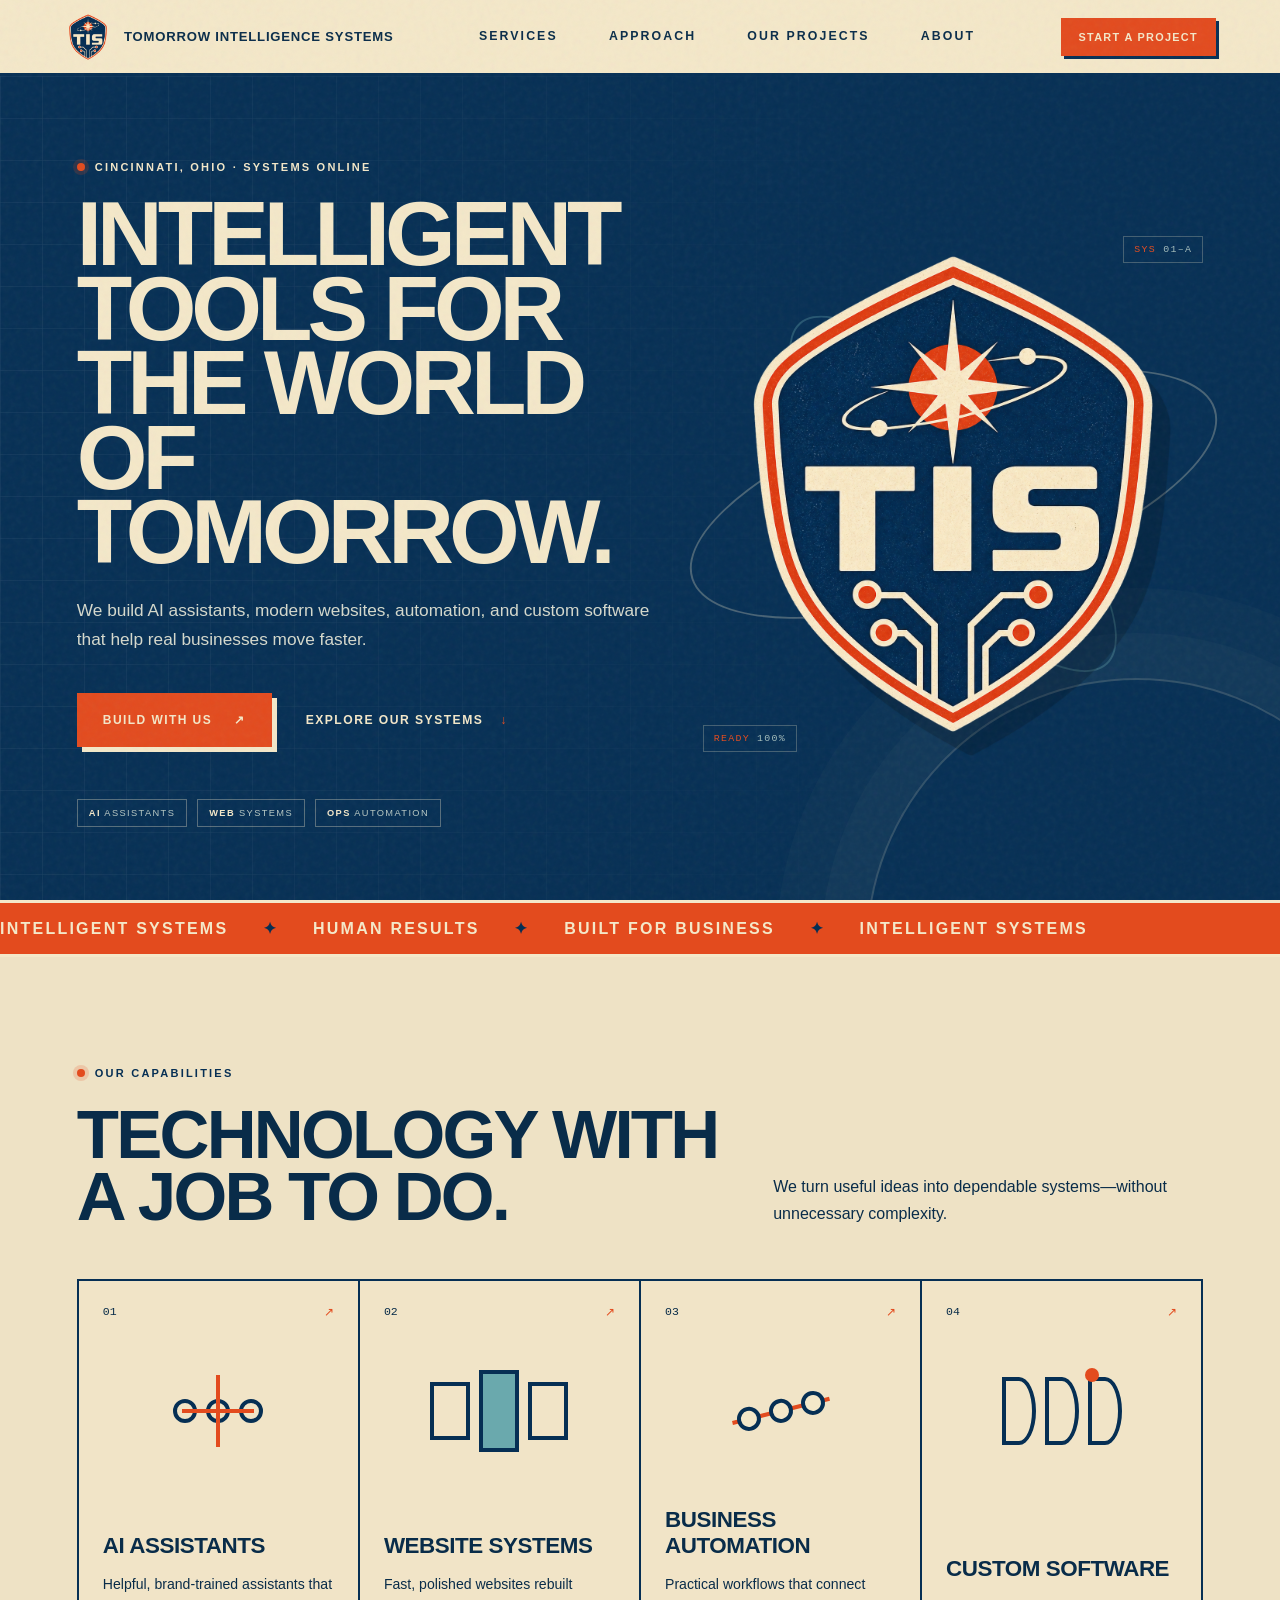
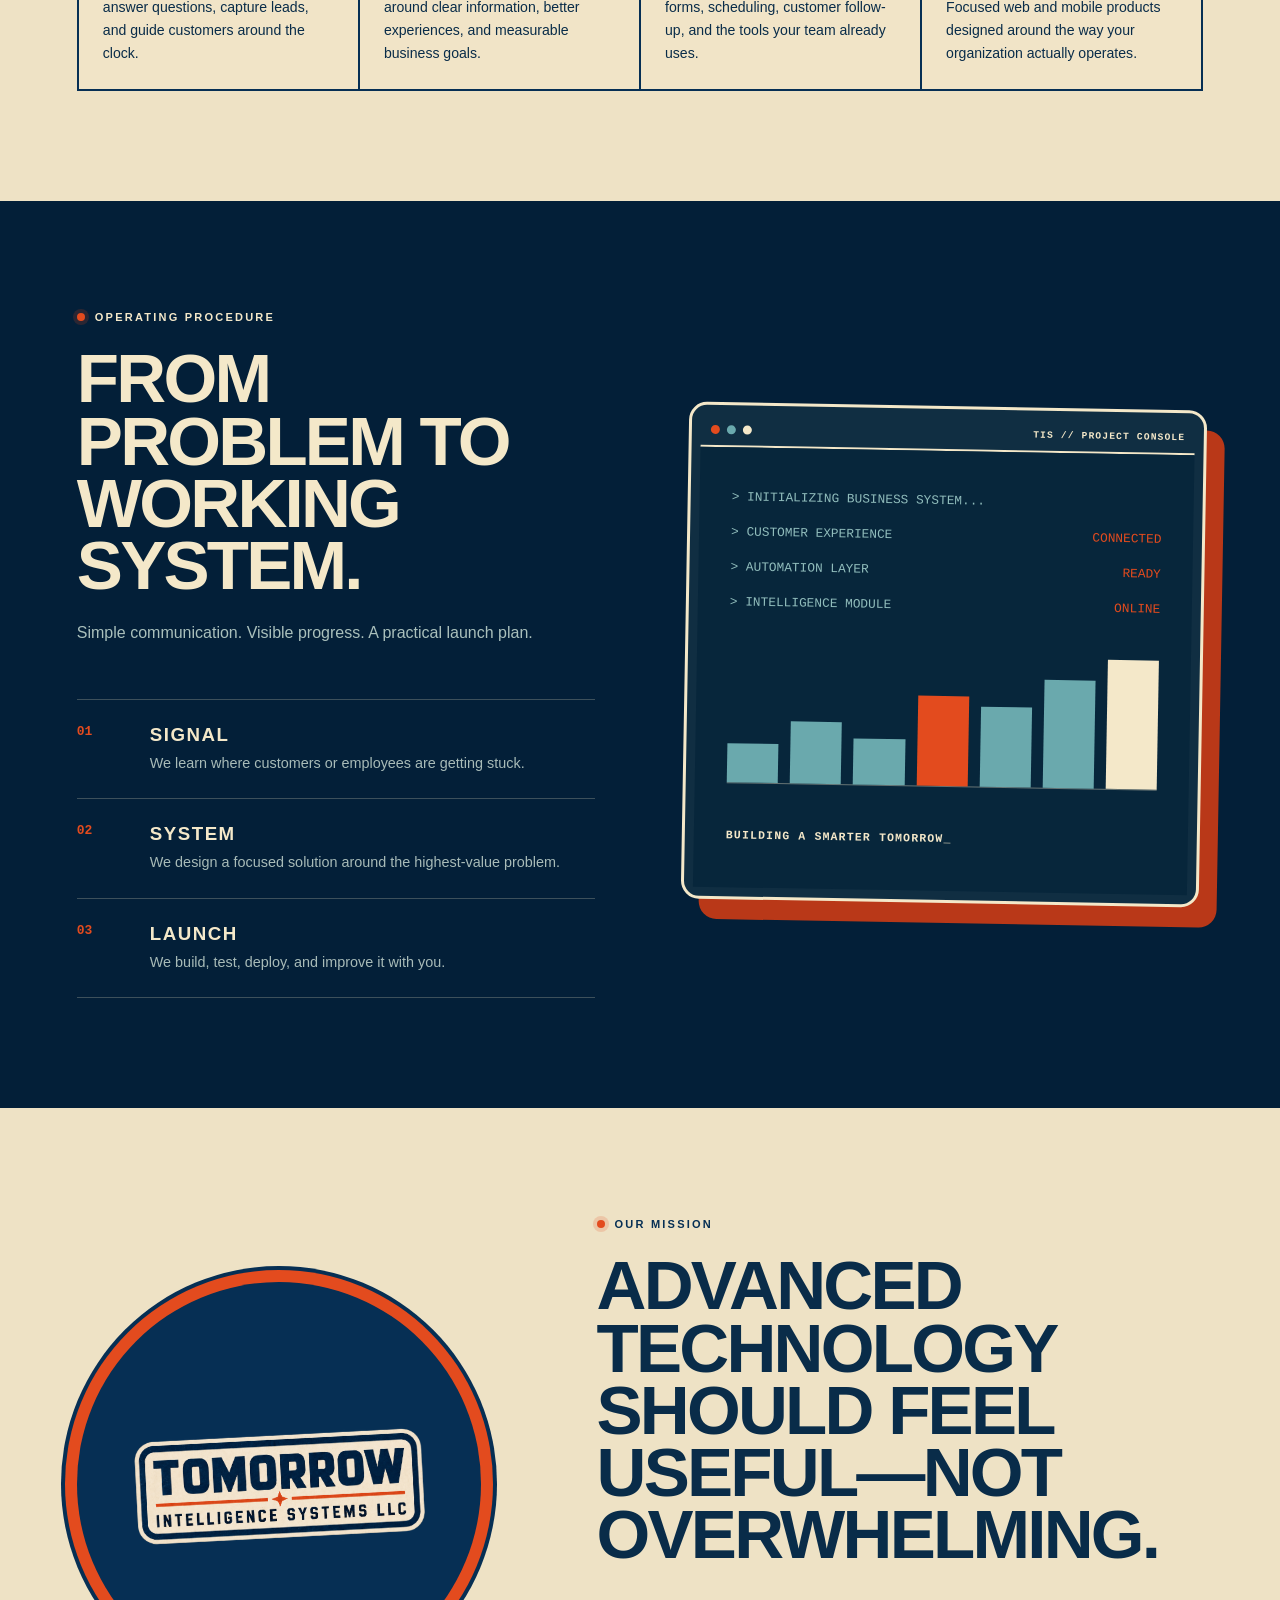
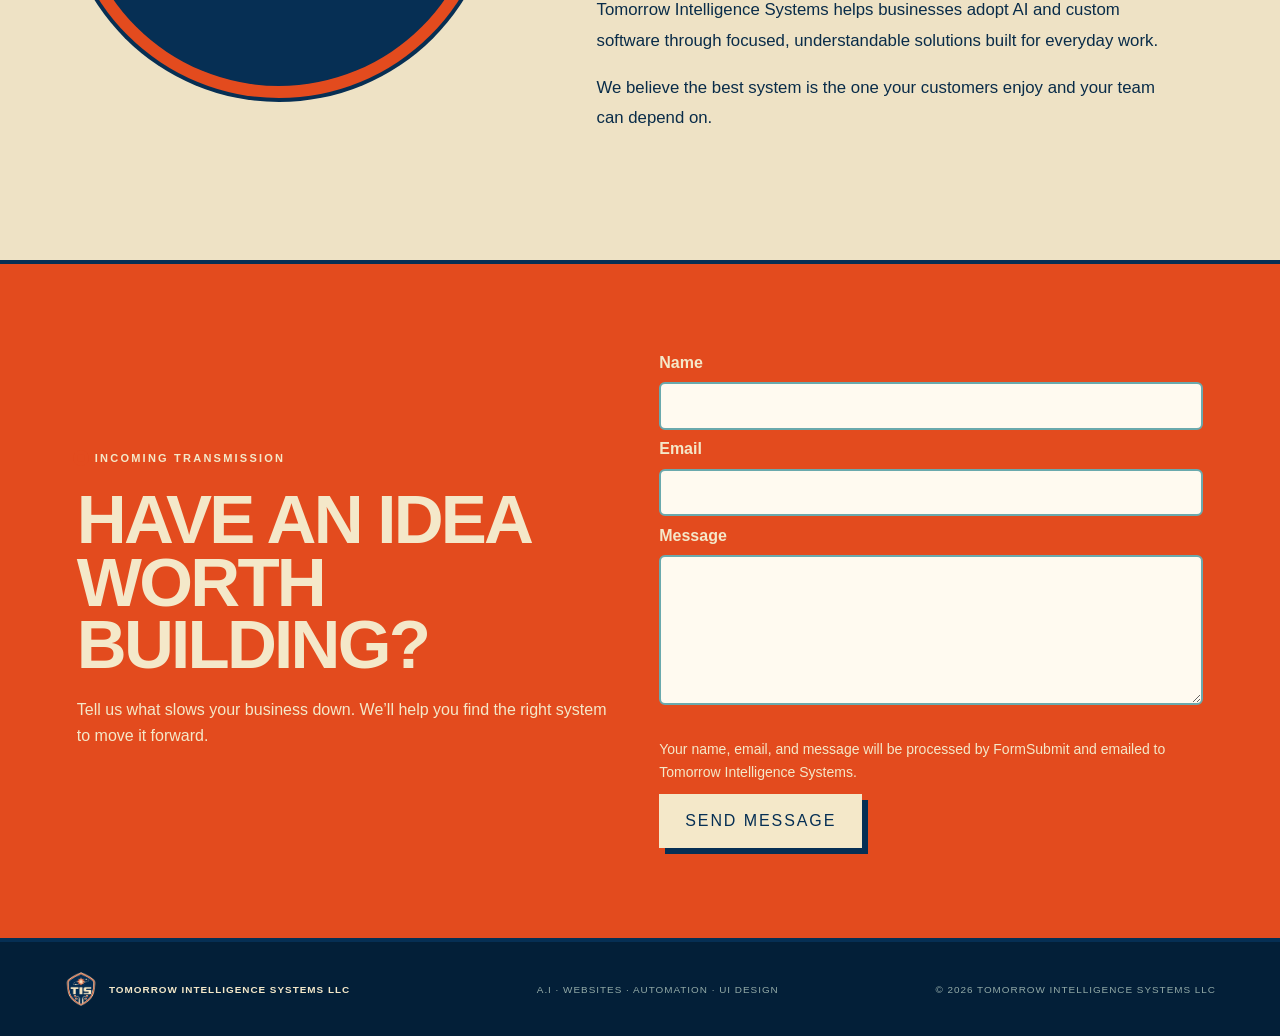
<file: index.html>
<!doctype html>
<html lang="en">
<head>
  <meta charset="UTF-8" />
  <meta name="viewport" content="width=device-width, initial-scale=1.0" />
  <meta name="description" content="Tomorrow Intelligence Systems builds AI assistants, websites, automation, and custom software." />
  <title>Tomorrow Intelligence Systems</title>
  <link rel="stylesheet" href="styles.css" />

  <style>
    .contact-form {
      width: 100%;
      max-width: 34rem;
      min-width: 0;
      display: grid;
      gap: 0.65rem;
    }

    .contact-form label {
      font-size: 1rem;
      font-weight: 700;
      color: #f4e8c9;
    }

    .contact-form input,
    .contact-form textarea {
      box-sizing: border-box;
      display: block;
      width: 100%;
      min-width: 0;
      padding: 0.8rem 1rem;
      border: 2px solid #6aa9ad;
      border-radius: 6px;
      background: #fffaf0;
      color: #092c49;
      font: inherit;
      font-size: 1rem;
    }

    .contact-form textarea {
      min-height: 150px;
      resize: vertical;
    }

    .contact-form input:focus-visible,
    .contact-form textarea:focus-visible,
    .contact-form button:focus-visible {
      outline: 3px solid #e34b1e;
      outline-offset: 3px;
    }

    .contact-form .contact-note {
      max-width: none;
      margin: 0.25rem 0 0.5rem;
      font-size: 0.875rem;
      line-height: 1.5;
    }

    .contact-form button {
      justify-self: start;
      cursor: pointer;
      font: inherit;
    }

    @media (max-width: 760px) {
      .contact {
        flex-direction: column;
        align-items: stretch;
        gap: 2rem;
      }

      .contact-form {
        max-width: none;
      }
    }
  </style>
</head>

<body>
  <main>
    <header class="site-header">
      <a class="brand" href="#top" aria-label="Tomorrow Intelligence Systems home">
        <img src="tis-shield.png" alt="" class="brand-shield" />
        <span>Tomorrow Intelligence Systems</span>
      </a>

      <nav aria-label="Primary navigation">
        <a href="#services">Services</a>
        <a href="#approach">Approach</a>
        <a href="projects.html">Our Projects</a>
        <a href="#about">About</a>
      </nav>

      <a class="button button-small" href="#contact">Start a project</a>
    </header>

    <section class="hero" id="top">
      <div class="hero-grid" aria-hidden="true"></div>

      <div class="hero-copy">
        <p class="eyebrow"><span></span> Cincinnati, Ohio · Systems online</p>
        <h1>Intelligent tools for the world of tomorrow.</h1>
        <p class="hero-lede">
          We build AI assistants, modern websites, automation, and custom
          software that help real businesses move faster.
        </p>

        <div class="hero-actions">
          <a class="button" href="#contact">Build with us <span>↗</span></a>
          <a class="text-link" href="#services">
            Explore our systems <span>↓</span>
          </a>
        </div>

        <div class="status-strip">
          <span><b>AI</b> ASSISTANTS</span>
          <span><b>WEB</b> SYSTEMS</span>
          <span><b>OPS</b> AUTOMATION</span>
        </div>
      </div>

      <div class="hero-mark">
        <div class="orbit orbit-one"></div>
        <div class="orbit orbit-two"></div>
        <img src="tis-shield.png" alt="Tomorrow Intelligence Systems TIS shield" />
        <div class="telemetry telemetry-top"><span>SYS</span> 01–A</div>
        <div class="telemetry telemetry-bottom"><span>READY</span> 100%</div>
      </div>
    </section>

    <section class="marquee" aria-label="Company capabilities">
      <div>
        INTELLIGENT SYSTEMS <i>✦</i> HUMAN RESULTS <i>✦</i>
        BUILT FOR BUSINESS <i>✦</i> INTELLIGENT SYSTEMS
      </div>
    </section>

    <section class="section services" id="services">
      <div class="section-heading">
        <div>
          <p class="eyebrow dark"><span></span> Our capabilities</p>
          <h2>Technology with a job to do.</h2>
        </div>
        <p>
          We turn useful ideas into dependable systems—without unnecessary
          complexity.
        </p>
      </div>

      <div class="service-grid">
        <article class="service-card">
          <div class="card-top"><span>01</span><i>↗</i></div>
          <div class="service-icon icon-01" aria-hidden="true">
            <b></b><b></b><b></b>
          </div>
          <h3>AI Assistants</h3>
          <p>
            Helpful, brand-trained assistants that answer questions, capture
            leads, and guide customers around the clock.
          </p>
        </article>

        <article class="service-card">
          <div class="card-top"><span>02</span><i>↗</i></div>
          <div class="service-icon icon-02" aria-hidden="true">
            <b></b><b></b><b></b>
          </div>
          <h3>Website Systems</h3>
          <p>
            Fast, polished websites rebuilt around clear information, better
            experiences, and measurable business goals.
          </p>
        </article>

        <article class="service-card">
          <div class="card-top"><span>03</span><i>↗</i></div>
          <div class="service-icon icon-03" aria-hidden="true">
            <b></b><b></b><b></b>
          </div>
          <h3>Business Automation</h3>
          <p>
            Practical workflows that connect forms, scheduling, customer
            follow-up, and the tools your team already uses.
          </p>
        </article>

        <article class="service-card">
          <div class="card-top"><span>04</span><i>↗</i></div>
          <div class="service-icon icon-04" aria-hidden="true">
            <b></b><b></b><b></b>
          </div>
          <h3>Custom Software</h3>
          <p>
            Focused web and mobile products designed around the way your
            organization actually operates.
          </p>
        </article>
      </div>
    </section>

    <section class="section approach" id="approach">
      <div class="approach-panel">
        <p class="eyebrow"><span></span> Operating procedure</p>
        <h2>From problem to working system.</h2>
        <p class="approach-intro">
          Simple communication. Visible progress. A practical launch plan.
        </p>

        <div class="steps">
          <div class="step">
            <strong>01</strong>
            <div>
              <h3>Signal</h3>
              <p>We learn where customers or employees are getting stuck.</p>
            </div>
          </div>

          <div class="step">
            <strong>02</strong>
            <div>
              <h3>System</h3>
              <p>
                We design a focused solution around the highest-value problem.
              </p>
            </div>
          </div>

          <div class="step">
            <strong>03</strong>
            <div>
              <h3>Launch</h3>
              <p>We build, test, deploy, and improve it with you.</p>
            </div>
          </div>
        </div>
      </div>

      <div class="console" aria-hidden="true">
        <div class="console-bar">
          <span></span><span></span><span></span>
          <b>TIS // PROJECT CONSOLE</b>
        </div>
        <div class="console-screen">
          <p>&gt; INITIALIZING BUSINESS SYSTEM...</p>
          <p>&gt; CUSTOMER EXPERIENCE <span>CONNECTED</span></p>
          <p>&gt; AUTOMATION LAYER <span>READY</span></p>
          <p>&gt; INTELLIGENCE MODULE <span>ONLINE</span></p>
          <div class="console-chart">
            <i></i><i></i><i></i><i></i><i></i><i></i><i></i>
          </div>
          <strong>BUILDING A SMARTER TOMORROW_</strong>
        </div>
      </div>
    </section>

    <section class="section about" id="about">
      <div class="about-mark">
        <img src="tis-nameplate.png" alt="Tomorrow Intelligence Systems LLC" />
      </div>

      <div class="about-copy">
        <p class="eyebrow dark"><span></span> Our mission</p>
        <h2>Advanced technology should feel useful—not overwhelming.</h2>
        <p>
          Tomorrow Intelligence Systems helps businesses adopt AI and custom
          software through focused, understandable solutions built for everyday
          work.
        </p>
        <p>
          We believe the best system is the one your customers enjoy and your
          team can depend on.
        </p>
      </div>
    </section>

    <section class="contact" id="contact">
      <div>
        <p class="eyebrow"><span></span> Incoming transmission</p>
        <h2>Have an idea worth building?</h2>
        <p>
          Tell us what slows your business down. We’ll help you find the right
          system to move it forward.
        </p>
      </div>

      <form
        class="contact-form"
        action="https://formsubmit.co/tomorrowintelligencesystems@gmail.com"
        method="POST"
      >
        <input
          type="hidden"
          name="_subject"
          value="New TIS website inquiry"
        />
        <input type="hidden" name="_template" value="table" />

        <label for="contact-name">Name</label>
        <input
          id="contact-name"
          name="name"
          type="text"
          autocomplete="name"
          maxlength="120"
          required
        />

        <label for="contact-email">Email</label>
        <input
          id="contact-email"
          name="email"
          type="email"
          autocomplete="email"
          maxlength="254"
          required
        />

        <label for="contact-message">Message</label>
        <textarea
          id="contact-message"
          name="message"
          rows="5"
          maxlength="5000"
          required
        ></textarea>

        <p class="contact-note">
          Your name, email, and message will be processed by FormSubmit
          and emailed to Tomorrow Intelligence Systems.
        </p>

        <button class="button button-light" type="submit">
          Send message
        </button>
      </form>
    </section>

    <footer>
      <div class="footer-brand">
        <img src="tis-shield.png" alt="" />
        <span>Tomorrow Intelligence Systems LLC</span>
      </div>
      <p> A.I · Websites · Automation · UI Design </p>
      <p>© 2026 Tomorrow Intelligence Systems LLC</p>
    </footer>
  </main>
</body>
</html>
</file>
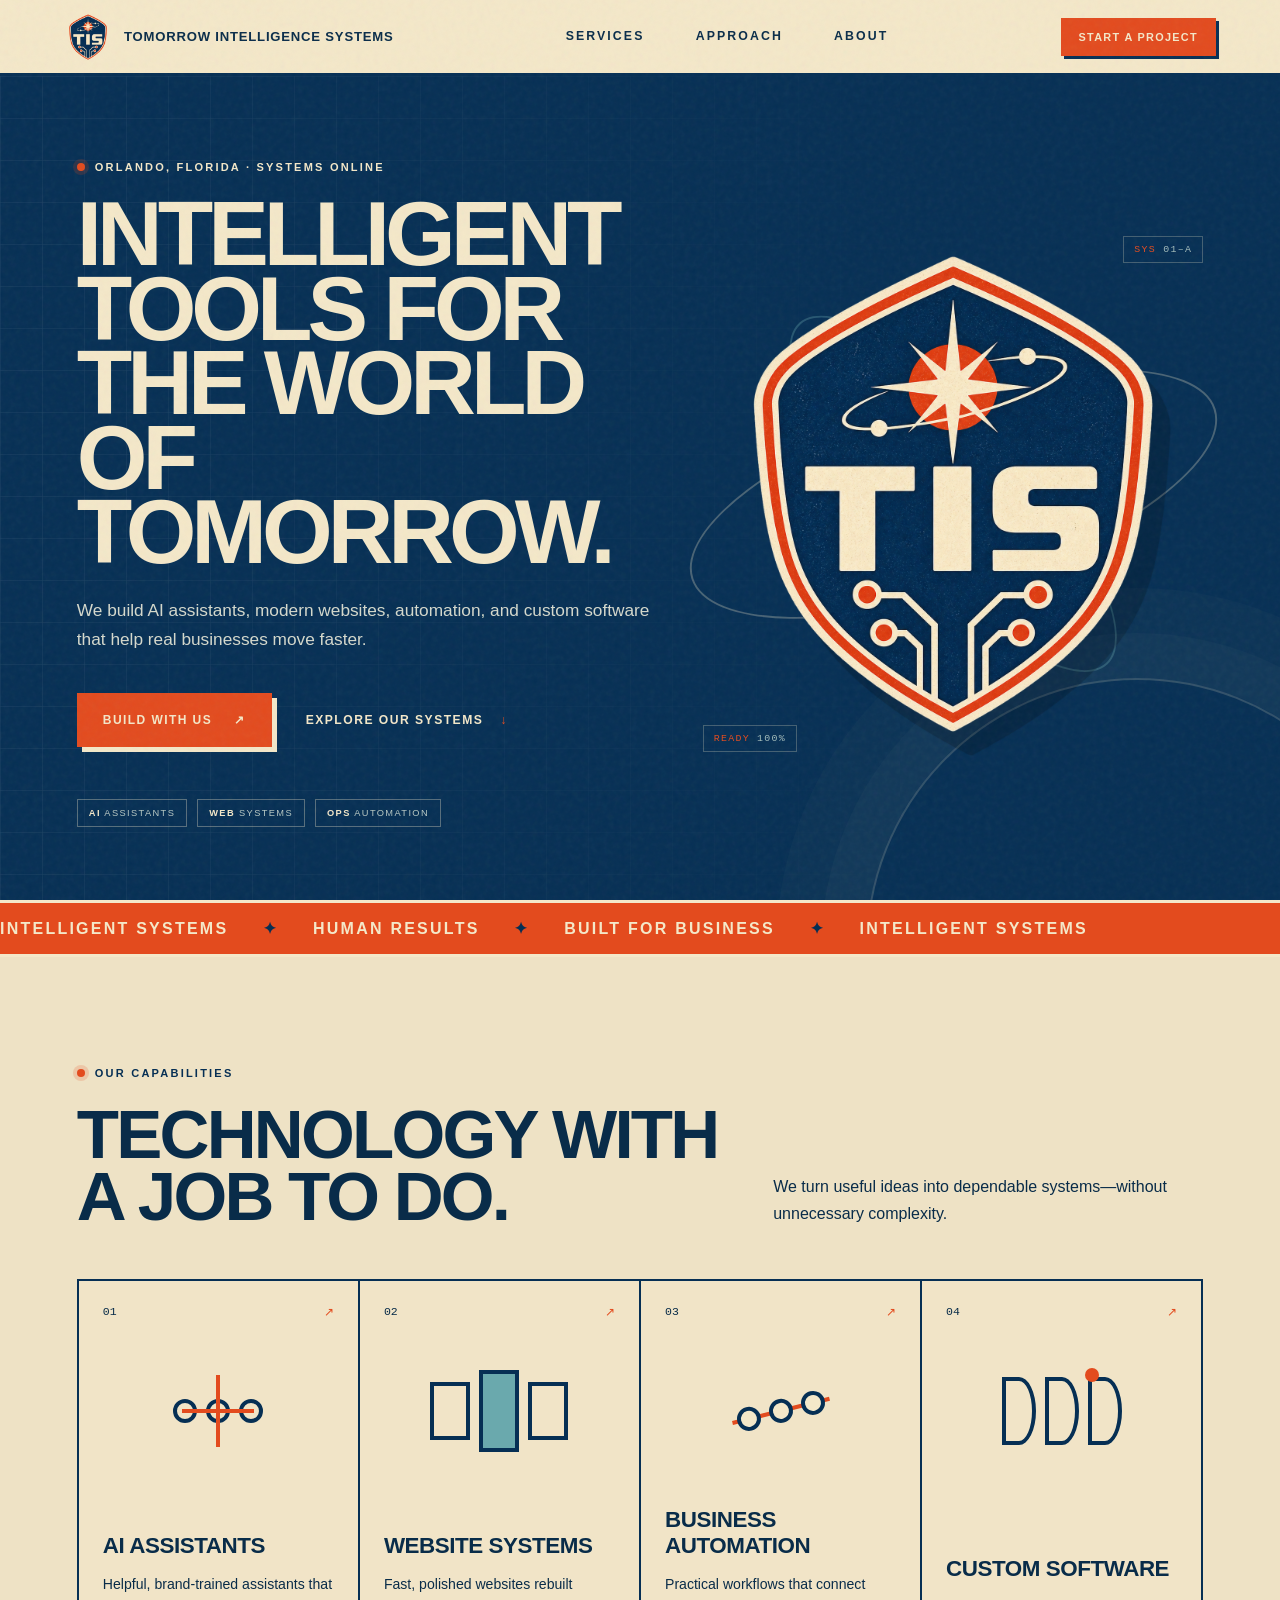
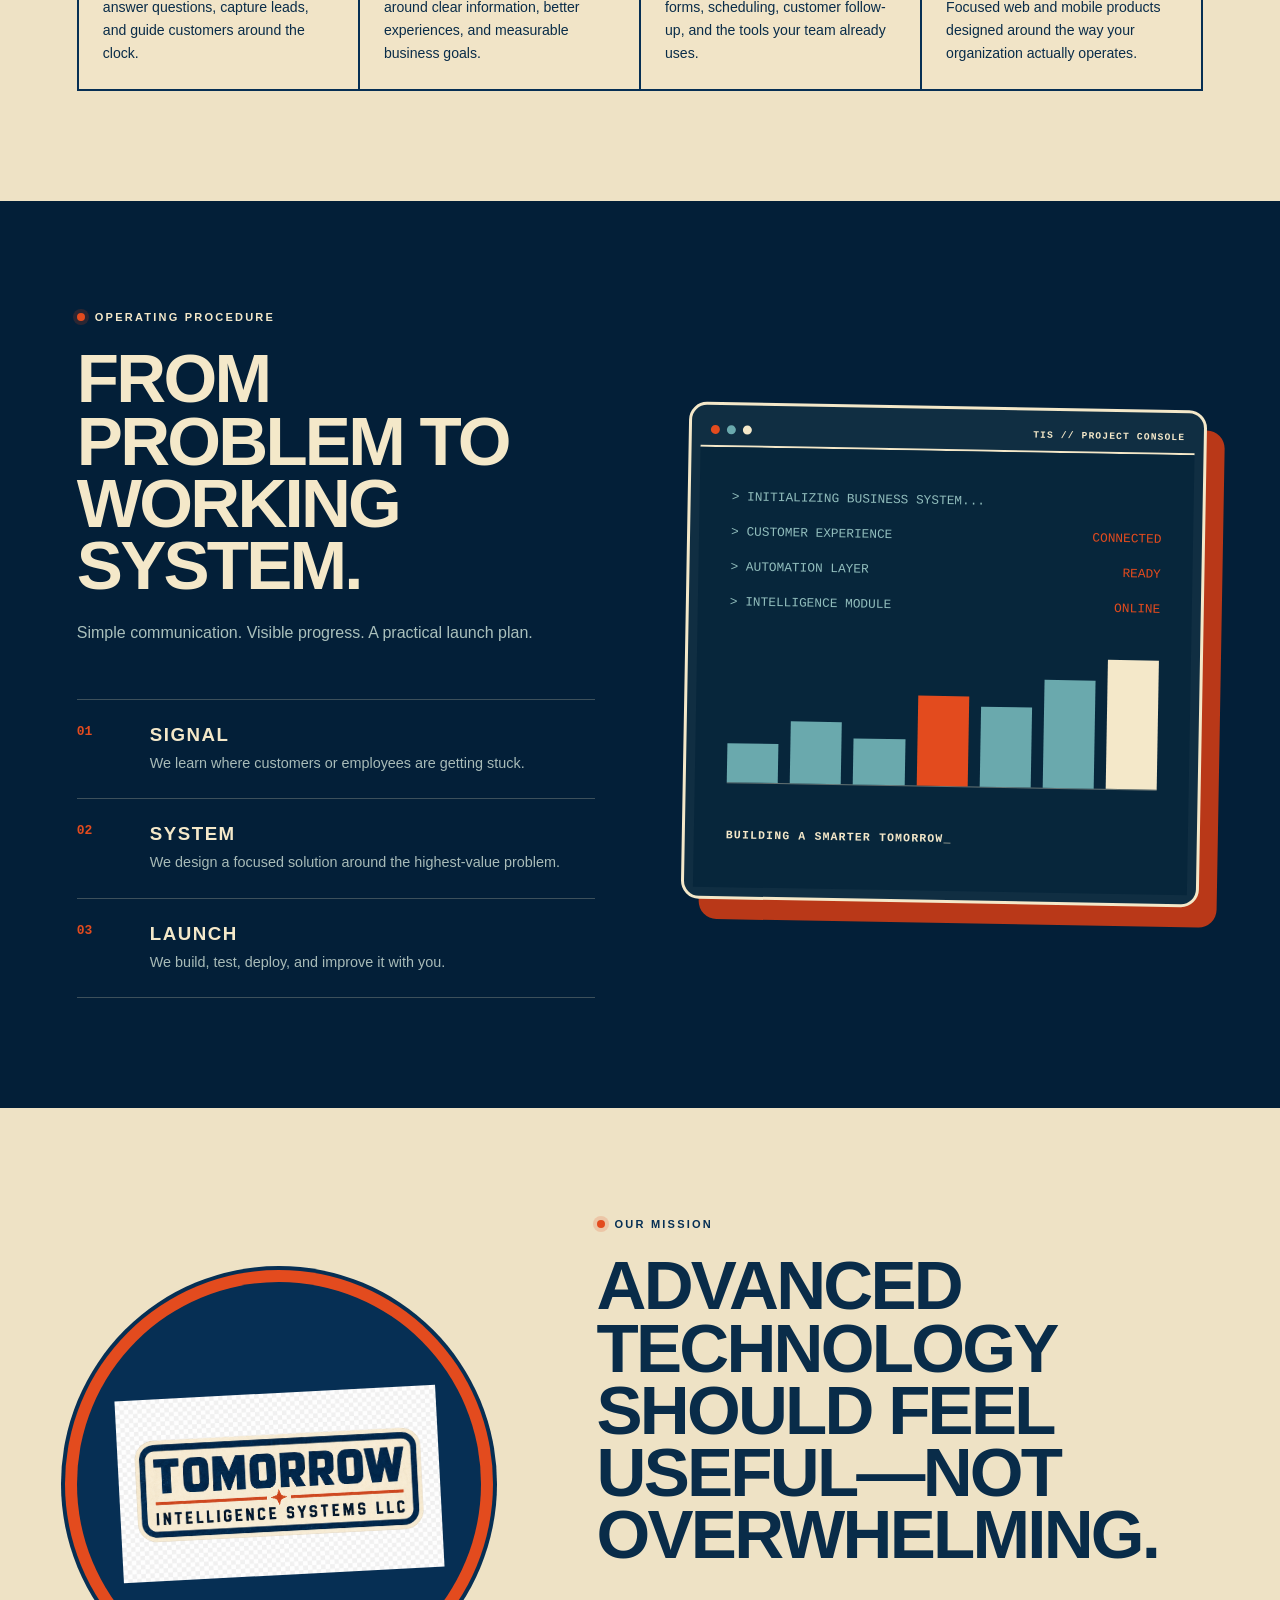
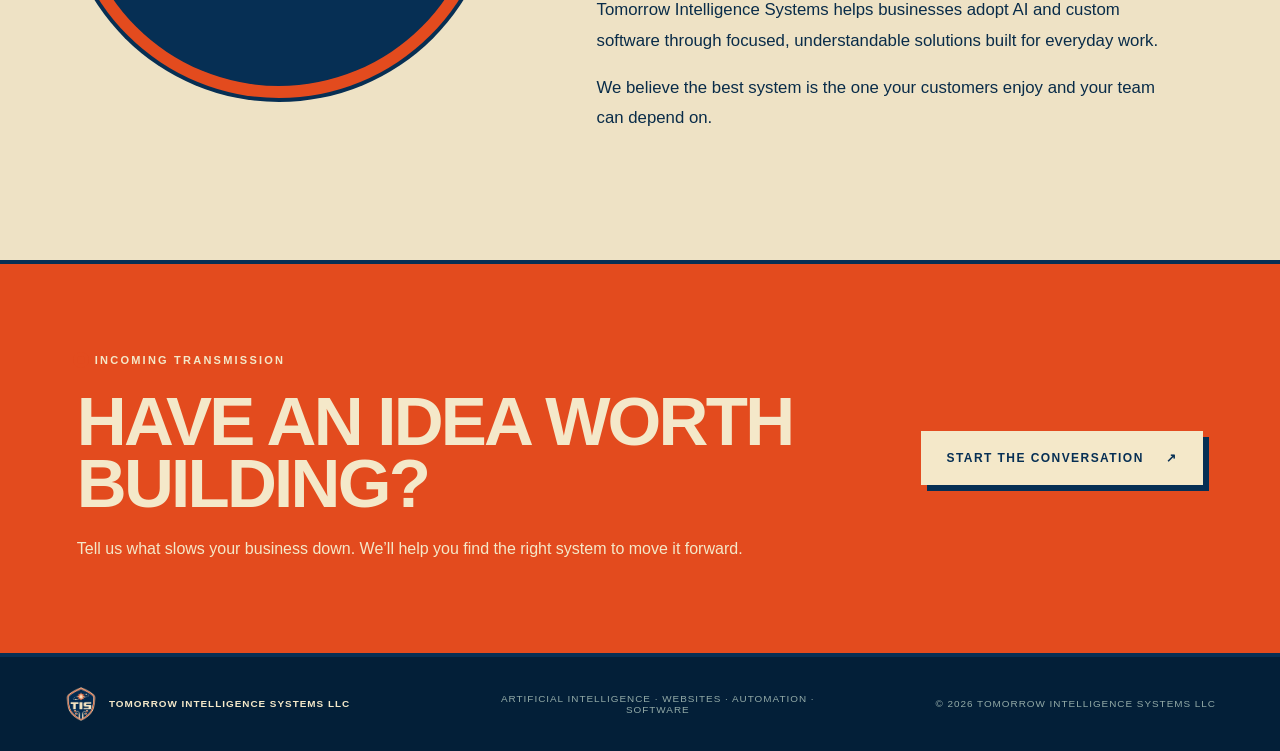
<file: Tomorrow-Intelligence-Systems-main/Tomorrow-Intelligence-Systems-main/index.html>
<!doctype html>
<html lang="en">
<head>
  <meta charset="UTF-8" />
  <meta name="viewport" content="width=device-width, initial-scale=1.0" />
  <meta name="description" content="Tomorrow Intelligence Systems builds AI assistants, websites, automation, and custom software." />
  <title>Tomorrow Intelligence Systems</title>
  <link rel="stylesheet" href="styles.css" />
</head>
<body>
  <main>
    <header class="site-header">
      <a class="brand" href="#top" aria-label="Tomorrow Intelligence Systems home">
        <img src="tis-shield.png" alt="" class="brand-shield" />
        <span>Tomorrow Intelligence Systems</span>
      </a>
      <nav aria-label="Primary navigation">
        <a href="#services">Services</a>
        <a href="#approach">Approach</a>
        <a href="#about">About</a>
      </nav>
      <a class="button button-small" href="#contact">Start a project</a>
    </header>

    <section class="hero" id="top">
      <div class="hero-grid" aria-hidden="true"></div>
      <div class="hero-copy">
        <p class="eyebrow"><span></span> Orlando, Florida · Systems online</p>
        <h1>Intelligent tools for the world of tomorrow.</h1>
        <p class="hero-lede">We build AI assistants, modern websites, automation, and custom software that help real businesses move faster.</p>
        <div class="hero-actions">
          <a class="button" href="#contact">Build with us <span>↗</span></a>
          <a class="text-link" href="#services">Explore our systems <span>↓</span></a>
        </div>
        <div class="status-strip">
          <span><b>AI</b> ASSISTANTS</span>
          <span><b>WEB</b> SYSTEMS</span>
          <span><b>OPS</b> AUTOMATION</span>
        </div>
      </div>
      <div class="hero-mark">
        <div class="orbit orbit-one"></div>
        <div class="orbit orbit-two"></div>
        <img src="tis-shield.png" alt="Tomorrow Intelligence Systems TIS shield" />
        <div class="telemetry telemetry-top"><span>SYS</span> 01–A</div>
        <div class="telemetry telemetry-bottom"><span>READY</span> 100%</div>
      </div>
    </section>

    <section class="marquee" aria-label="Company capabilities">
      <div>INTELLIGENT SYSTEMS <i>✦</i> HUMAN RESULTS <i>✦</i> BUILT FOR BUSINESS <i>✦</i> INTELLIGENT SYSTEMS</div>
    </section>

    <section class="section services" id="services">
      <div class="section-heading">
        <div><p class="eyebrow dark"><span></span> Our capabilities</p><h2>Technology with a job to do.</h2></div>
        <p>We turn useful ideas into dependable systems—without unnecessary complexity.</p>
      </div>
      <div class="service-grid">
        <article class="service-card"><div class="card-top"><span>01</span><i>↗</i></div><div class="service-icon icon-01" aria-hidden="true"><b></b><b></b><b></b></div><h3>AI Assistants</h3><p>Helpful, brand-trained assistants that answer questions, capture leads, and guide customers around the clock.</p></article>
        <article class="service-card"><div class="card-top"><span>02</span><i>↗</i></div><div class="service-icon icon-02" aria-hidden="true"><b></b><b></b><b></b></div><h3>Website Systems</h3><p>Fast, polished websites rebuilt around clear information, better experiences, and measurable business goals.</p></article>
        <article class="service-card"><div class="card-top"><span>03</span><i>↗</i></div><div class="service-icon icon-03" aria-hidden="true"><b></b><b></b><b></b></div><h3>Business Automation</h3><p>Practical workflows that connect forms, scheduling, customer follow-up, and the tools your team already uses.</p></article>
        <article class="service-card"><div class="card-top"><span>04</span><i>↗</i></div><div class="service-icon icon-04" aria-hidden="true"><b></b><b></b><b></b></div><h3>Custom Software</h3><p>Focused web and mobile products designed around the way your organization actually operates.</p></article>
      </div>
    </section>

    <section class="section approach" id="approach">
      <div class="approach-panel">
        <p class="eyebrow"><span></span> Operating procedure</p><h2>From problem to working system.</h2>
        <p class="approach-intro">Simple communication. Visible progress. A practical launch plan.</p>
        <div class="steps">
          <div class="step"><strong>01</strong><div><h3>Signal</h3><p>We learn where customers or employees are getting stuck.</p></div></div>
          <div class="step"><strong>02</strong><div><h3>System</h3><p>We design a focused solution around the highest-value problem.</p></div></div>
          <div class="step"><strong>03</strong><div><h3>Launch</h3><p>We build, test, deploy, and improve it with you.</p></div></div>
        </div>
      </div>
      <div class="console" aria-hidden="true">
        <div class="console-bar"><span></span><span></span><span></span><b>TIS // PROJECT CONSOLE</b></div>
        <div class="console-screen">
          <p>&gt; INITIALIZING BUSINESS SYSTEM...</p><p>&gt; CUSTOMER EXPERIENCE <span>CONNECTED</span></p><p>&gt; AUTOMATION LAYER <span>READY</span></p><p>&gt; INTELLIGENCE MODULE <span>ONLINE</span></p>
          <div class="console-chart"><i></i><i></i><i></i><i></i><i></i><i></i><i></i></div><strong>BUILDING A SMARTER TOMORROW_</strong>
        </div>
      </div>
    </section>

    <section class="section about" id="about">
      <div class="about-mark"><img src="tis-nameplate.png" alt="Tomorrow Intelligence Systems LLC" /></div>
      <div class="about-copy">
        <p class="eyebrow dark"><span></span> Our mission</p><h2>Advanced technology should feel useful—not overwhelming.</h2>
        <p>Tomorrow Intelligence Systems helps businesses adopt AI and custom software through focused, understandable solutions built for everyday work.</p>
        <p>We believe the best system is the one your customers enjoy and your team can depend on.</p>
      </div>
    </section>

    <section class="contact" id="contact">
      <div><p class="eyebrow"><span></span> Incoming transmission</p><h2>Have an idea worth building?</h2><p>Tell us what slows your business down. We’ll help you find the right system to move it forward.</p></div>
      <a class="button button-light" href="mailto:hello@tomorrowintelligencesystems.com">Start the conversation <span>↗</span></a>
    </section>

    <footer>
      <div class="footer-brand"><img src="tis-shield.png" alt="" /><span>Tomorrow Intelligence Systems LLC</span></div>
      <p>Artificial intelligence · Websites · Automation · Software</p><p>© 2026 Tomorrow Intelligence Systems LLC</p>
    </footer>
  </main>
</body>
</html>
</file>
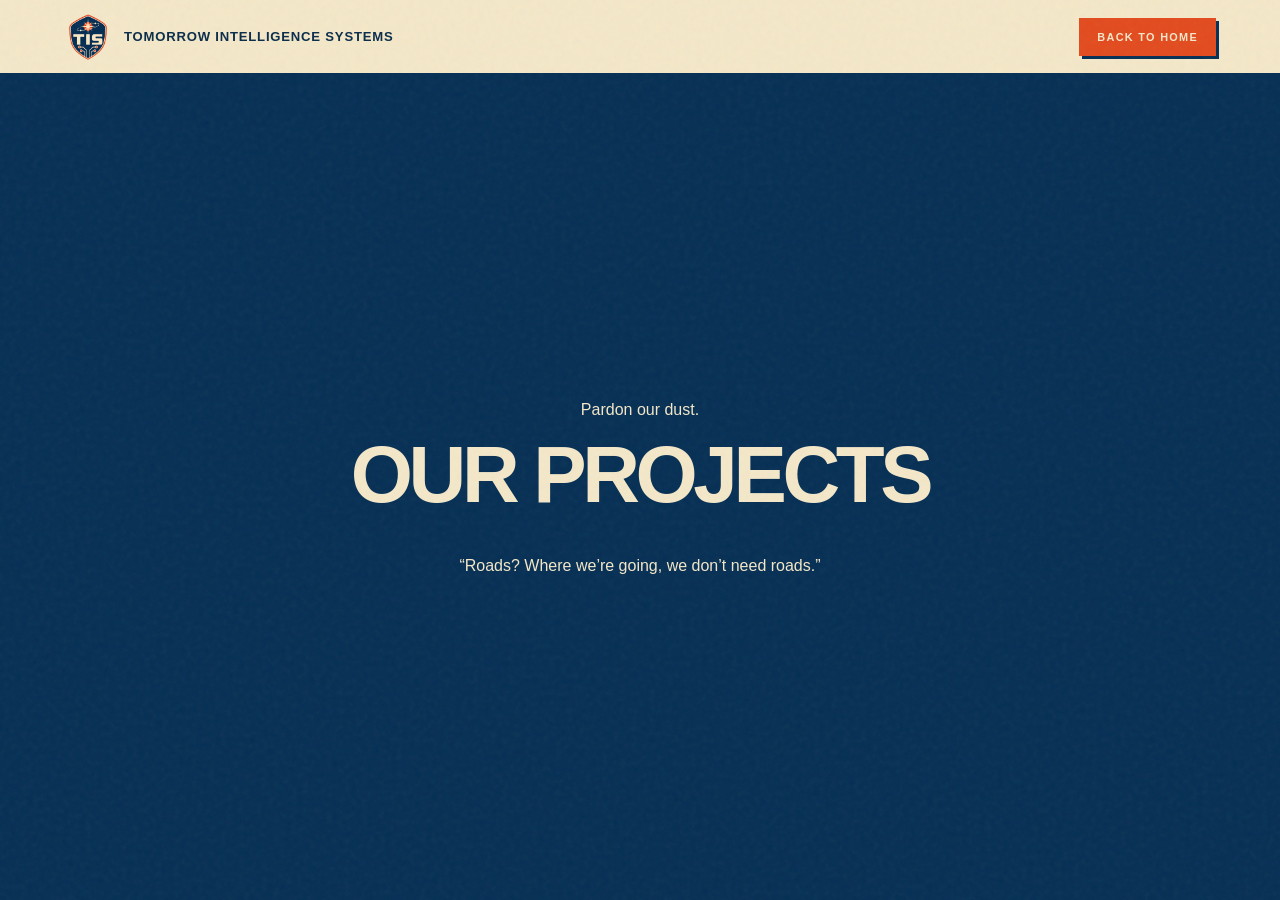
<file: project.html>
<!doctype html>
<html lang="en">
<head>
  <meta charset="UTF-8">
  <meta name="viewport" content="width=device-width, initial-scale=1">
  <title>Our Projects | Tomorrow Intelligence Systems</title>
  <link rel="stylesheet" href="styles.css">
  <style>
    .projects-placeholder {
      display: grid;
      place-content: center;
      min-height: calc(100svh - 76px);
      padding: 2rem 1rem;
      background: var(--navy);
      color: var(--cream);
      text-align: center;
    }

    .projects-placeholder h1 {
      font-size: clamp(2rem, 8vw, 5rem);
      line-height: 1;
    }

    .projects-placeholder blockquote {
      margin: 1rem 0 0;
    }
  </style>
</head>
<body>
  <header class="site-header">
    <a class="brand" href="index.html" aria-label="Tomorrow Intelligence Systems home">
      <img class="brand-shield" src="tis-shield.png" alt="">
      <span>Tomorrow Intelligence Systems</span>
    </a>
    <a class="button button-small" href="index.html">Back to home</a>
  </header>

  <main class="projects-placeholder">
    <p>Pardon our dust.</p>
    <h1>Our Projects</h1>
    <blockquote>“Roads? Where we’re going, we don’t need roads.”</blockquote>
  </main>
</body>
</html>
</file>
<file: styles.css>
:root { --navy:#062f54; --deep:#031f38; --cream:#f4e8c9; --paper:#eee2c5; --orange:#e34b1e; --orange-dark:#b93818; --teal:#6aa9ad; --ink:#092c49; }
*{box-sizing:border-box}html{scroll-behavior:smooth}body{margin:0;background:var(--paper);color:var(--ink);font-family:"Arial Narrow","Roboto Condensed",Arial,sans-serif}a{color:inherit;text-decoration:none}img{display:block;max-width:100%}
body::before{content:"";position:fixed;inset:0;pointer-events:none;z-index:20;opacity:.16;background-image:url("data:image/svg+xml,%3Csvg viewBox='0 0 180 180' xmlns='http://www.w3.org/2000/svg'%3E%3Cfilter id='n'%3E%3CfeTurbulence type='fractalNoise' baseFrequency='.85' numOctaves='3' stitchTiles='stitch'/%3E%3C/filter%3E%3Crect width='100%25' height='100%25' filter='url(%23n)' opacity='.32'/%3E%3C/svg%3E")}
.site-header{height:76px;display:flex;align-items:center;justify-content:space-between;gap:24px;padding:0 5vw;background:var(--cream);border-bottom:3px solid var(--navy);position:sticky;top:0;z-index:15}.brand{display:flex;align-items:center;gap:12px;font-weight:900;text-transform:uppercase;letter-spacing:.06em;font-size:.82rem}.brand-shield{width:48px;height:58px;object-fit:contain}nav{display:flex;gap:clamp(22px,4vw,52px);font-size:.77rem;font-weight:800;text-transform:uppercase;letter-spacing:.17em}nav a{padding:10px 0;border-bottom:2px solid transparent}nav a:hover{border-color:var(--orange)}
.button{display:inline-flex;align-items:center;justify-content:center;gap:22px;min-height:54px;padding:0 24px;background:var(--orange);color:var(--cream);border:2px solid var(--orange);box-shadow:5px 5px 0 var(--cream);font-weight:900;text-transform:uppercase;letter-spacing:.12em;font-size:.75rem;transition:.2s ease}.button:hover{transform:translate(3px,3px);box-shadow:2px 2px 0 var(--cream)}.button-small{min-height:38px;padding:0 16px;box-shadow:3px 3px 0 var(--navy);font-size:.68rem}
.hero{min-height:calc(100vh - 76px);position:relative;overflow:hidden;display:grid;grid-template-columns:1.08fr .92fr;align-items:center;gap:3vw;padding:72px 6vw 60px;background:var(--navy);color:var(--cream)}.hero::after{content:"";position:absolute;width:42vw;height:42vw;min-width:440px;min-height:440px;right:-10vw;bottom:-25vw;border:2px solid rgba(244,232,201,.18);border-radius:50%;box-shadow:0 0 0 45px rgba(244,232,201,.025),0 0 0 90px rgba(244,232,201,.02)}.hero-grid{position:absolute;inset:0;opacity:.09;background-image:linear-gradient(rgba(255,255,255,.5) 1px,transparent 1px),linear-gradient(90deg,rgba(255,255,255,.5) 1px,transparent 1px);background-size:42px 42px;mask-image:linear-gradient(90deg,#000,transparent 75%)}.hero-copy,.hero-mark{position:relative;z-index:2}
.eyebrow{display:flex;align-items:center;gap:10px;margin:0 0 24px;color:var(--cream);font-size:.69rem;font-weight:900;letter-spacing:.2em;text-transform:uppercase}.eyebrow span{width:8px;height:8px;background:var(--orange);border-radius:50%;box-shadow:0 0 0 4px rgba(227,75,30,.18)}.eyebrow.dark{color:var(--navy)}h1,h2,h3,p{margin-top:0}h1{max-width:780px;margin-bottom:26px;font-size:clamp(4rem,7.1vw,8.2rem);line-height:.82;letter-spacing:-.055em;text-transform:uppercase}.hero-lede{max-width:670px;color:#d5d9cd;font-family:Arial,sans-serif;font-size:clamp(1rem,1.35vw,1.25rem);line-height:1.7}.hero-actions{display:flex;align-items:center;gap:34px;margin:38px 0 52px}.text-link{font-size:.76rem;font-weight:900;letter-spacing:.12em;text-transform:uppercase}.text-link span{color:var(--orange);margin-left:12px}.status-strip{display:flex;gap:10px;flex-wrap:wrap}.status-strip span{padding:8px 11px;border:1px solid rgba(244,232,201,.34);color:#b9cac5;font-size:.58rem;letter-spacing:.15em}.status-strip b{color:var(--cream)}
.hero-mark{min-height:600px;display:grid;place-items:center}.hero-mark img{width:min(38vw,510px);position:relative;z-index:3;filter:drop-shadow(18px 24px 0 rgba(0,0,0,.18))}.orbit{position:absolute;width:110%;height:32%;border:2px solid rgba(244,232,201,.28);border-radius:50%;transform:rotate(-18deg)}.orbit-two{width:92%;height:25%;transform:rotate(48deg);border-color:rgba(106,169,173,.32)}.telemetry{position:absolute;padding:7px 10px;border:1px solid rgba(244,232,201,.26);color:#a5bebc;font-family:monospace;font-size:.62rem;letter-spacing:.13em}.telemetry span{color:var(--orange)}.telemetry-top{top:7%;right:0}.telemetry-bottom{left:0;bottom:7%}
.marquee{overflow:hidden;padding:16px 0;background:var(--orange);color:var(--cream);border-block:3px solid var(--cream);font-weight:900;letter-spacing:.14em;white-space:nowrap;text-transform:uppercase}.marquee div{width:max-content;animation:travel 22s linear infinite}.marquee i{padding:0 28px;font-style:normal;color:var(--navy)}@keyframes travel{to{transform:translateX(-35%)}}
.section{padding:110px 6vw}.section-heading{display:flex;align-items:flex-end;justify-content:space-between;gap:40px;margin-bottom:52px}.section-heading h2,.approach h2,.about h2,.contact h2{max-width:820px;margin:0;font-size:clamp(2.8rem,5.4vw,6rem);line-height:.9;letter-spacing:-.04em;text-transform:uppercase}.section-heading>p{max-width:430px;margin:0;font-family:Arial,sans-serif;line-height:1.7}
.service-grid{display:grid;grid-template-columns:repeat(4,1fr);border-top:2px solid var(--navy);border-left:2px solid var(--navy)}.service-card{min-height:410px;padding:24px;border-right:2px solid var(--navy);border-bottom:2px solid var(--navy);background:rgba(244,232,201,.54);display:flex;flex-direction:column}.card-top{display:flex;justify-content:space-between;font-family:monospace;font-size:.72rem}.card-top i{color:var(--orange);font-style:normal}.service-icon{height:120px;margin:32px 0;position:relative;display:flex;align-items:center;justify-content:center;gap:9px}.service-icon b{display:block;width:24px;height:24px;border:4px solid var(--navy);border-radius:50%}.service-icon::before,.service-icon::after{content:"";position:absolute;background:var(--orange)}.icon-01::before{width:72px;height:4px}.icon-01::after{width:4px;height:72px}.icon-02 b{border-radius:0;width:40px;height:58px}.icon-02 b:nth-child(2){height:82px;background:var(--teal)}.icon-03{transform:rotate(-14deg)}.icon-03::before{width:100px;height:4px}.icon-03 b{background:var(--cream);z-index:2}.icon-04 b{border-radius:0 50% 50% 0;width:34px;height:68px}.icon-04::after{width:14px;height:14px;border-radius:50%;top:17px;right:34%}.service-card h3{margin:auto 0 14px;font-size:1.4rem;text-transform:uppercase;letter-spacing:-.02em}.service-card p{margin-bottom:0;font-family:Arial,sans-serif;font-size:.88rem;line-height:1.65}
.approach{display:grid;grid-template-columns:1fr 1fr;gap:7vw;background:var(--deep);color:var(--cream)}.approach-intro{max-width:500px;color:#aac0bc;font-family:Arial,sans-serif;line-height:1.65;margin-top:24px}.steps{margin-top:52px;border-top:1px solid rgba(244,232,201,.24)}.step{display:grid;grid-template-columns:55px 1fr;gap:18px;padding:24px 0;border-bottom:1px solid rgba(244,232,201,.24)}.step strong{color:var(--orange);font-family:monospace}.step h3{margin-bottom:7px;text-transform:uppercase;letter-spacing:.08em}.step p{margin:0;color:#a8bbb8;font-family:Arial,sans-serif;font-size:.9rem;line-height:1.5}
.console{align-self:center;border:3px solid var(--cream);border-radius:18px;padding:9px;background:#102e42;box-shadow:18px 20px 0 var(--orange-dark);transform:rotate(1deg)}.console-bar{display:flex;align-items:center;gap:7px;padding:10px;border-bottom:2px solid var(--cream)}.console-bar span{width:9px;height:9px;background:var(--orange);border-radius:50%}.console-bar span:nth-child(2){background:var(--teal)}.console-bar span:nth-child(3){background:var(--cream)}.console-bar b{margin-left:auto;font-family:monospace;font-size:.6rem;letter-spacing:.12em}.console-screen{min-height:440px;padding:42px 32px;background:#07263b;font-family:monospace;color:#91bdbc}.console-screen p{margin-bottom:20px;font-size:clamp(.65rem,1vw,.85rem)}.console-screen span{float:right;color:var(--orange)}.console-chart{height:130px;margin:44px 0;display:flex;align-items:end;gap:12px;border-bottom:1px solid rgba(244,232,201,.4)}.console-chart i{flex:1;height:30%;background:var(--teal)}.console-chart i:nth-child(2){height:48%}.console-chart i:nth-child(3){height:36%}.console-chart i:nth-child(4){height:70%;background:var(--orange)}.console-chart i:nth-child(5){height:62%}.console-chart i:nth-child(6){height:84%}.console-chart i:nth-child(7){height:100%;background:var(--cream)}.console-screen>strong{color:var(--cream);font-size:.72rem;letter-spacing:.1em}
.about{display:grid;grid-template-columns:.9fr 1.1fr;align-items:center;gap:9vw}.about-mark{padding:42px;background:var(--navy);border-radius:50%;aspect-ratio:1;display:grid;place-items:center;box-shadow:0 0 0 12px var(--orange),0 0 0 16px var(--navy)}.about-mark img{transform:rotate(-3deg)}.about-copy>p:not(.eyebrow){max-width:650px;font-family:Arial,sans-serif;font-size:1.05rem;line-height:1.8}.about-copy h2{margin-bottom:30px}
.contact{padding:90px 6vw;display:flex;align-items:center;justify-content:space-between;gap:50px;background:var(--orange);color:var(--cream);border-block:4px solid var(--navy)}.contact h2{max-width:780px}.contact p:not(.eyebrow){max-width:670px;margin:22px 0 0;font-family:Arial,sans-serif;line-height:1.65}.button-light{flex-shrink:0;background:var(--cream);color:var(--navy);border-color:var(--cream);box-shadow:6px 6px 0 var(--navy)}
footer{padding:30px 5vw;display:grid;grid-template-columns:1.1fr 1fr 1fr;align-items:center;gap:25px;background:var(--deep);color:#93aaa7;font-size:.62rem;letter-spacing:.1em;text-transform:uppercase}.footer-brand{display:flex;align-items:center;gap:11px;color:var(--cream);font-weight:900}.footer-brand img{width:34px}footer p{margin:0;text-align:center}footer p:last-child{text-align:right}
@media(max-width:1000px){nav{display:none}.hero{grid-template-columns:1fr;padding-top:70px}.hero-mark{min-height:470px}.hero-mark img{width:min(72vw,460px)}.service-grid{grid-template-columns:repeat(2,1fr)}.approach{grid-template-columns:1fr}.about{grid-template-columns:1fr}.about-mark{max-width:590px;margin:0 auto}.contact{align-items:flex-start;flex-direction:column}}
@media(max-width:650px){.site-header{height:66px;padding:0 18px}.brand span{display:none}.brand-shield{width:40px;height:48px}.button-small{font-size:.6rem}.hero{min-height:auto;padding:62px 22px 50px}h1{font-size:clamp(3.45rem,18vw,5.4rem)}.hero-actions{align-items:flex-start;flex-direction:column;gap:24px}.hero-mark{min-height:390px}.hero-mark img{width:82vw}.section{padding:76px 22px}.section-heading{align-items:flex-start;flex-direction:column}.service-grid{grid-template-columns:1fr}.service-card{min-height:360px}.approach{padding-inline:22px}.console-screen{min-height:360px;padding:30px 18px}.about-mark{padding:24px}.contact{padding:70px 22px}footer{grid-template-columns:1fr;text-align:left}footer p,footer p:last-child{text-align:left}}
@media(prefers-reduced-motion:reduce){*{scroll-behavior:auto!important;animation-duration:.01ms!important;animation-iteration-count:1!important}}
</file>
<file: Tomorrow-Intelligence-Systems-main/Tomorrow-Intelligence-Systems-main/styles.css>
:root { --navy:#062f54; --deep:#031f38; --cream:#f4e8c9; --paper:#eee2c5; --orange:#e34b1e; --orange-dark:#b93818; --teal:#6aa9ad; --ink:#092c49; }
*{box-sizing:border-box}html{scroll-behavior:smooth}body{margin:0;background:var(--paper);color:var(--ink);font-family:"Arial Narrow","Roboto Condensed",Arial,sans-serif}a{color:inherit;text-decoration:none}img{display:block;max-width:100%}
body::before{content:"";position:fixed;inset:0;pointer-events:none;z-index:20;opacity:.16;background-image:url("data:image/svg+xml,%3Csvg viewBox='0 0 180 180' xmlns='http://www.w3.org/2000/svg'%3E%3Cfilter id='n'%3E%3CfeTurbulence type='fractalNoise' baseFrequency='.85' numOctaves='3' stitchTiles='stitch'/%3E%3C/filter%3E%3Crect width='100%25' height='100%25' filter='url(%23n)' opacity='.32'/%3E%3C/svg%3E")}
.site-header{height:76px;display:flex;align-items:center;justify-content:space-between;gap:24px;padding:0 5vw;background:var(--cream);border-bottom:3px solid var(--navy);position:sticky;top:0;z-index:15}.brand{display:flex;align-items:center;gap:12px;font-weight:900;text-transform:uppercase;letter-spacing:.06em;font-size:.82rem}.brand-shield{width:48px;height:58px;object-fit:contain}nav{display:flex;gap:clamp(22px,4vw,52px);font-size:.77rem;font-weight:800;text-transform:uppercase;letter-spacing:.17em}nav a{padding:10px 0;border-bottom:2px solid transparent}nav a:hover{border-color:var(--orange)}
.button{display:inline-flex;align-items:center;justify-content:center;gap:22px;min-height:54px;padding:0 24px;background:var(--orange);color:var(--cream);border:2px solid var(--orange);box-shadow:5px 5px 0 var(--cream);font-weight:900;text-transform:uppercase;letter-spacing:.12em;font-size:.75rem;transition:.2s ease}.button:hover{transform:translate(3px,3px);box-shadow:2px 2px 0 var(--cream)}.button-small{min-height:38px;padding:0 16px;box-shadow:3px 3px 0 var(--navy);font-size:.68rem}
.hero{min-height:calc(100vh - 76px);position:relative;overflow:hidden;display:grid;grid-template-columns:1.08fr .92fr;align-items:center;gap:3vw;padding:72px 6vw 60px;background:var(--navy);color:var(--cream)}.hero::after{content:"";position:absolute;width:42vw;height:42vw;min-width:440px;min-height:440px;right:-10vw;bottom:-25vw;border:2px solid rgba(244,232,201,.18);border-radius:50%;box-shadow:0 0 0 45px rgba(244,232,201,.025),0 0 0 90px rgba(244,232,201,.02)}.hero-grid{position:absolute;inset:0;opacity:.09;background-image:linear-gradient(rgba(255,255,255,.5) 1px,transparent 1px),linear-gradient(90deg,rgba(255,255,255,.5) 1px,transparent 1px);background-size:42px 42px;mask-image:linear-gradient(90deg,#000,transparent 75%)}.hero-copy,.hero-mark{position:relative;z-index:2}
.eyebrow{display:flex;align-items:center;gap:10px;margin:0 0 24px;color:var(--cream);font-size:.69rem;font-weight:900;letter-spacing:.2em;text-transform:uppercase}.eyebrow span{width:8px;height:8px;background:var(--orange);border-radius:50%;box-shadow:0 0 0 4px rgba(227,75,30,.18)}.eyebrow.dark{color:var(--navy)}h1,h2,h3,p{margin-top:0}h1{max-width:780px;margin-bottom:26px;font-size:clamp(4rem,7.1vw,8.2rem);line-height:.82;letter-spacing:-.055em;text-transform:uppercase}.hero-lede{max-width:670px;color:#d5d9cd;font-family:Arial,sans-serif;font-size:clamp(1rem,1.35vw,1.25rem);line-height:1.7}.hero-actions{display:flex;align-items:center;gap:34px;margin:38px 0 52px}.text-link{font-size:.76rem;font-weight:900;letter-spacing:.12em;text-transform:uppercase}.text-link span{color:var(--orange);margin-left:12px}.status-strip{display:flex;gap:10px;flex-wrap:wrap}.status-strip span{padding:8px 11px;border:1px solid rgba(244,232,201,.34);color:#b9cac5;font-size:.58rem;letter-spacing:.15em}.status-strip b{color:var(--cream)}
.hero-mark{min-height:600px;display:grid;place-items:center}.hero-mark img{width:min(38vw,510px);position:relative;z-index:3;filter:drop-shadow(18px 24px 0 rgba(0,0,0,.18))}.orbit{position:absolute;width:110%;height:32%;border:2px solid rgba(244,232,201,.28);border-radius:50%;transform:rotate(-18deg)}.orbit-two{width:92%;height:25%;transform:rotate(48deg);border-color:rgba(106,169,173,.32)}.telemetry{position:absolute;padding:7px 10px;border:1px solid rgba(244,232,201,.26);color:#a5bebc;font-family:monospace;font-size:.62rem;letter-spacing:.13em}.telemetry span{color:var(--orange)}.telemetry-top{top:7%;right:0}.telemetry-bottom{left:0;bottom:7%}
.marquee{overflow:hidden;padding:16px 0;background:var(--orange);color:var(--cream);border-block:3px solid var(--cream);font-weight:900;letter-spacing:.14em;white-space:nowrap;text-transform:uppercase}.marquee div{width:max-content;animation:travel 22s linear infinite}.marquee i{padding:0 28px;font-style:normal;color:var(--navy)}@keyframes travel{to{transform:translateX(-35%)}}
.section{padding:110px 6vw}.section-heading{display:flex;align-items:flex-end;justify-content:space-between;gap:40px;margin-bottom:52px}.section-heading h2,.approach h2,.about h2,.contact h2{max-width:820px;margin:0;font-size:clamp(2.8rem,5.4vw,6rem);line-height:.9;letter-spacing:-.04em;text-transform:uppercase}.section-heading>p{max-width:430px;margin:0;font-family:Arial,sans-serif;line-height:1.7}
.service-grid{display:grid;grid-template-columns:repeat(4,1fr);border-top:2px solid var(--navy);border-left:2px solid var(--navy)}.service-card{min-height:410px;padding:24px;border-right:2px solid var(--navy);border-bottom:2px solid var(--navy);background:rgba(244,232,201,.54);display:flex;flex-direction:column}.card-top{display:flex;justify-content:space-between;font-family:monospace;font-size:.72rem}.card-top i{color:var(--orange);font-style:normal}.service-icon{height:120px;margin:32px 0;position:relative;display:flex;align-items:center;justify-content:center;gap:9px}.service-icon b{display:block;width:24px;height:24px;border:4px solid var(--navy);border-radius:50%}.service-icon::before,.service-icon::after{content:"";position:absolute;background:var(--orange)}.icon-01::before{width:72px;height:4px}.icon-01::after{width:4px;height:72px}.icon-02 b{border-radius:0;width:40px;height:58px}.icon-02 b:nth-child(2){height:82px;background:var(--teal)}.icon-03{transform:rotate(-14deg)}.icon-03::before{width:100px;height:4px}.icon-03 b{background:var(--cream);z-index:2}.icon-04 b{border-radius:0 50% 50% 0;width:34px;height:68px}.icon-04::after{width:14px;height:14px;border-radius:50%;top:17px;right:34%}.service-card h3{margin:auto 0 14px;font-size:1.4rem;text-transform:uppercase;letter-spacing:-.02em}.service-card p{margin-bottom:0;font-family:Arial,sans-serif;font-size:.88rem;line-height:1.65}
.approach{display:grid;grid-template-columns:1fr 1fr;gap:7vw;background:var(--deep);color:var(--cream)}.approach-intro{max-width:500px;color:#aac0bc;font-family:Arial,sans-serif;line-height:1.65;margin-top:24px}.steps{margin-top:52px;border-top:1px solid rgba(244,232,201,.24)}.step{display:grid;grid-template-columns:55px 1fr;gap:18px;padding:24px 0;border-bottom:1px solid rgba(244,232,201,.24)}.step strong{color:var(--orange);font-family:monospace}.step h3{margin-bottom:7px;text-transform:uppercase;letter-spacing:.08em}.step p{margin:0;color:#a8bbb8;font-family:Arial,sans-serif;font-size:.9rem;line-height:1.5}
.console{align-self:center;border:3px solid var(--cream);border-radius:18px;padding:9px;background:#102e42;box-shadow:18px 20px 0 var(--orange-dark);transform:rotate(1deg)}.console-bar{display:flex;align-items:center;gap:7px;padding:10px;border-bottom:2px solid var(--cream)}.console-bar span{width:9px;height:9px;background:var(--orange);border-radius:50%}.console-bar span:nth-child(2){background:var(--teal)}.console-bar span:nth-child(3){background:var(--cream)}.console-bar b{margin-left:auto;font-family:monospace;font-size:.6rem;letter-spacing:.12em}.console-screen{min-height:440px;padding:42px 32px;background:#07263b;font-family:monospace;color:#91bdbc}.console-screen p{margin-bottom:20px;font-size:clamp(.65rem,1vw,.85rem)}.console-screen span{float:right;color:var(--orange)}.console-chart{height:130px;margin:44px 0;display:flex;align-items:end;gap:12px;border-bottom:1px solid rgba(244,232,201,.4)}.console-chart i{flex:1;height:30%;background:var(--teal)}.console-chart i:nth-child(2){height:48%}.console-chart i:nth-child(3){height:36%}.console-chart i:nth-child(4){height:70%;background:var(--orange)}.console-chart i:nth-child(5){height:62%}.console-chart i:nth-child(6){height:84%}.console-chart i:nth-child(7){height:100%;background:var(--cream)}.console-screen>strong{color:var(--cream);font-size:.72rem;letter-spacing:.1em}
.about{display:grid;grid-template-columns:.9fr 1.1fr;align-items:center;gap:9vw}.about-mark{padding:42px;background:var(--navy);border-radius:50%;aspect-ratio:1;display:grid;place-items:center;box-shadow:0 0 0 12px var(--orange),0 0 0 16px var(--navy)}.about-mark img{transform:rotate(-3deg)}.about-copy>p:not(.eyebrow){max-width:650px;font-family:Arial,sans-serif;font-size:1.05rem;line-height:1.8}.about-copy h2{margin-bottom:30px}
.contact{padding:90px 6vw;display:flex;align-items:center;justify-content:space-between;gap:50px;background:var(--orange);color:var(--cream);border-block:4px solid var(--navy)}.contact h2{max-width:780px}.contact p:not(.eyebrow){max-width:670px;margin:22px 0 0;font-family:Arial,sans-serif;line-height:1.65}.button-light{flex-shrink:0;background:var(--cream);color:var(--navy);border-color:var(--cream);box-shadow:6px 6px 0 var(--navy)}
footer{padding:30px 5vw;display:grid;grid-template-columns:1.1fr 1fr 1fr;align-items:center;gap:25px;background:var(--deep);color:#93aaa7;font-size:.62rem;letter-spacing:.1em;text-transform:uppercase}.footer-brand{display:flex;align-items:center;gap:11px;color:var(--cream);font-weight:900}.footer-brand img{width:34px}footer p{margin:0;text-align:center}footer p:last-child{text-align:right}
@media(max-width:1000px){nav{display:none}.hero{grid-template-columns:1fr;padding-top:70px}.hero-mark{min-height:470px}.hero-mark img{width:min(72vw,460px)}.service-grid{grid-template-columns:repeat(2,1fr)}.approach{grid-template-columns:1fr}.about{grid-template-columns:1fr}.about-mark{max-width:590px;margin:0 auto}.contact{align-items:flex-start;flex-direction:column}}
@media(max-width:650px){.site-header{height:66px;padding:0 18px}.brand span{display:none}.brand-shield{width:40px;height:48px}.button-small{font-size:.6rem}.hero{min-height:auto;padding:62px 22px 50px}h1{font-size:clamp(3.45rem,18vw,5.4rem)}.hero-actions{align-items:flex-start;flex-direction:column;gap:24px}.hero-mark{min-height:390px}.hero-mark img{width:82vw}.section{padding:76px 22px}.section-heading{align-items:flex-start;flex-direction:column}.service-grid{grid-template-columns:1fr}.service-card{min-height:360px}.approach{padding-inline:22px}.console-screen{min-height:360px;padding:30px 18px}.about-mark{padding:24px}.contact{padding:70px 22px}footer{grid-template-columns:1fr;text-align:left}footer p,footer p:last-child{text-align:left}}
@media(prefers-reduced-motion:reduce){*{scroll-behavior:auto!important;animation-duration:.01ms!important;animation-iteration-count:1!important}}
</file>
